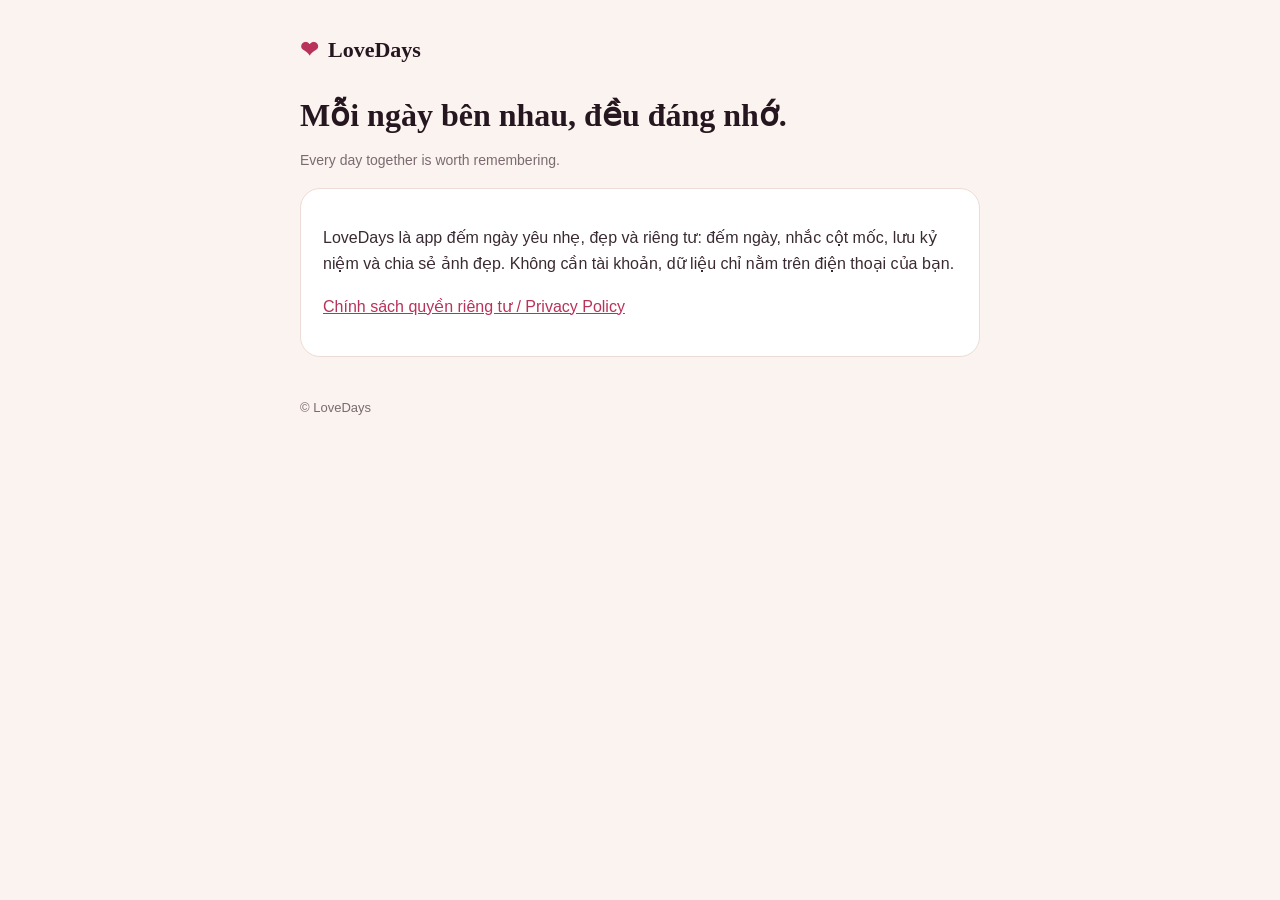
<file: index.html>
<!doctype html>
<html lang="vi">
<head>
<meta charset="utf-8">
<meta name="viewport" content="width=device-width,initial-scale=1">
<title>LoveDays: đếm ngày yêu</title>
<meta name="description" content="LoveDays: app đếm ngày yêu nhẹ, đẹp và riêng tư. Không cần tài khoản.">
<link rel="stylesheet" href="style.css">
</head>
<body>
<main>
<header class="brand"><span>&#10084;</span> LoveDays</header>
<h1>Mỗi ngày bên nhau, đều đáng nhớ.</h1>
<p class="muted">Every day together is worth remembering.</p>
<div class="card">
<p>LoveDays là app đếm ngày yêu nhẹ, đẹp và riêng tư: đếm ngày, nhắc cột mốc, lưu kỷ niệm và chia sẻ ảnh đẹp. Không cần tài khoản, dữ liệu chỉ nằm trên điện thoại của bạn.</p>
<p><a href="privacy.html">Chính sách quyền riêng tư / Privacy Policy</a></p>
</div>
<footer>&copy; LoveDays</footer>
</main>
</body>
</html>
</file>
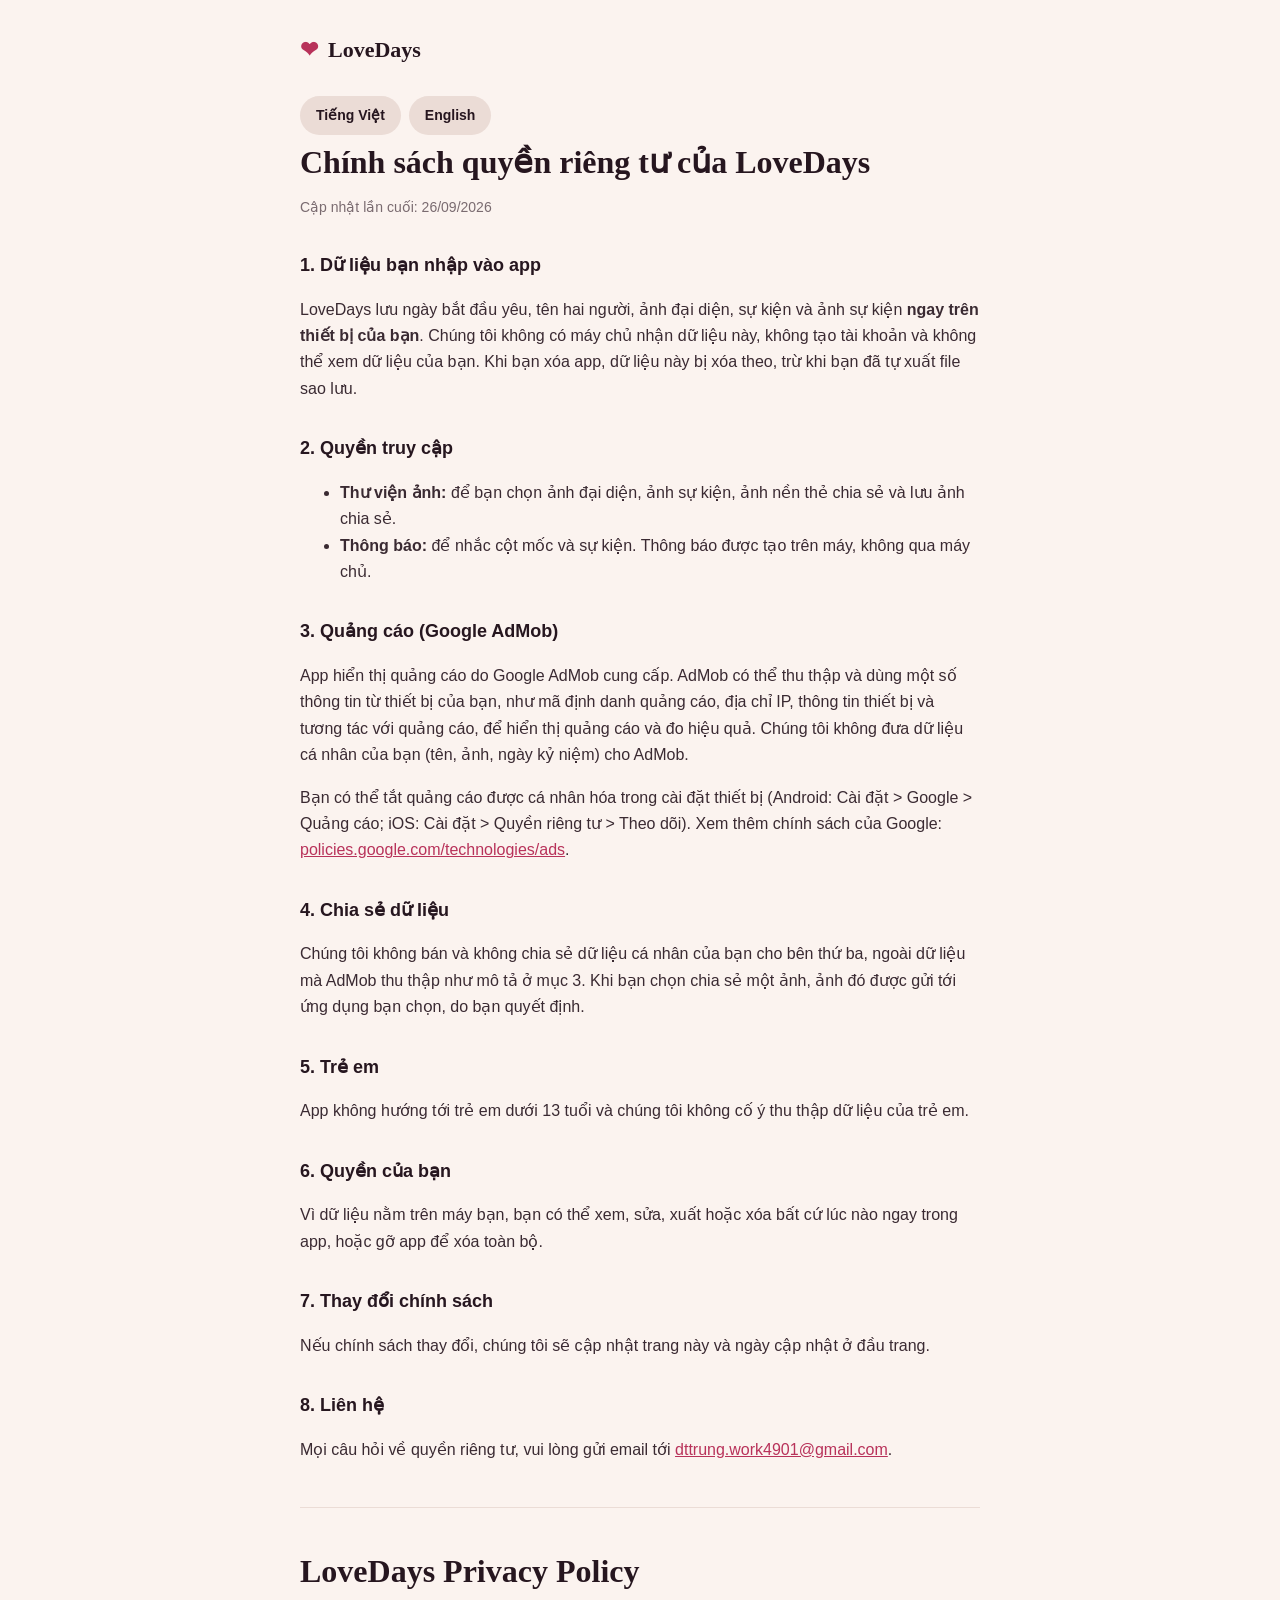
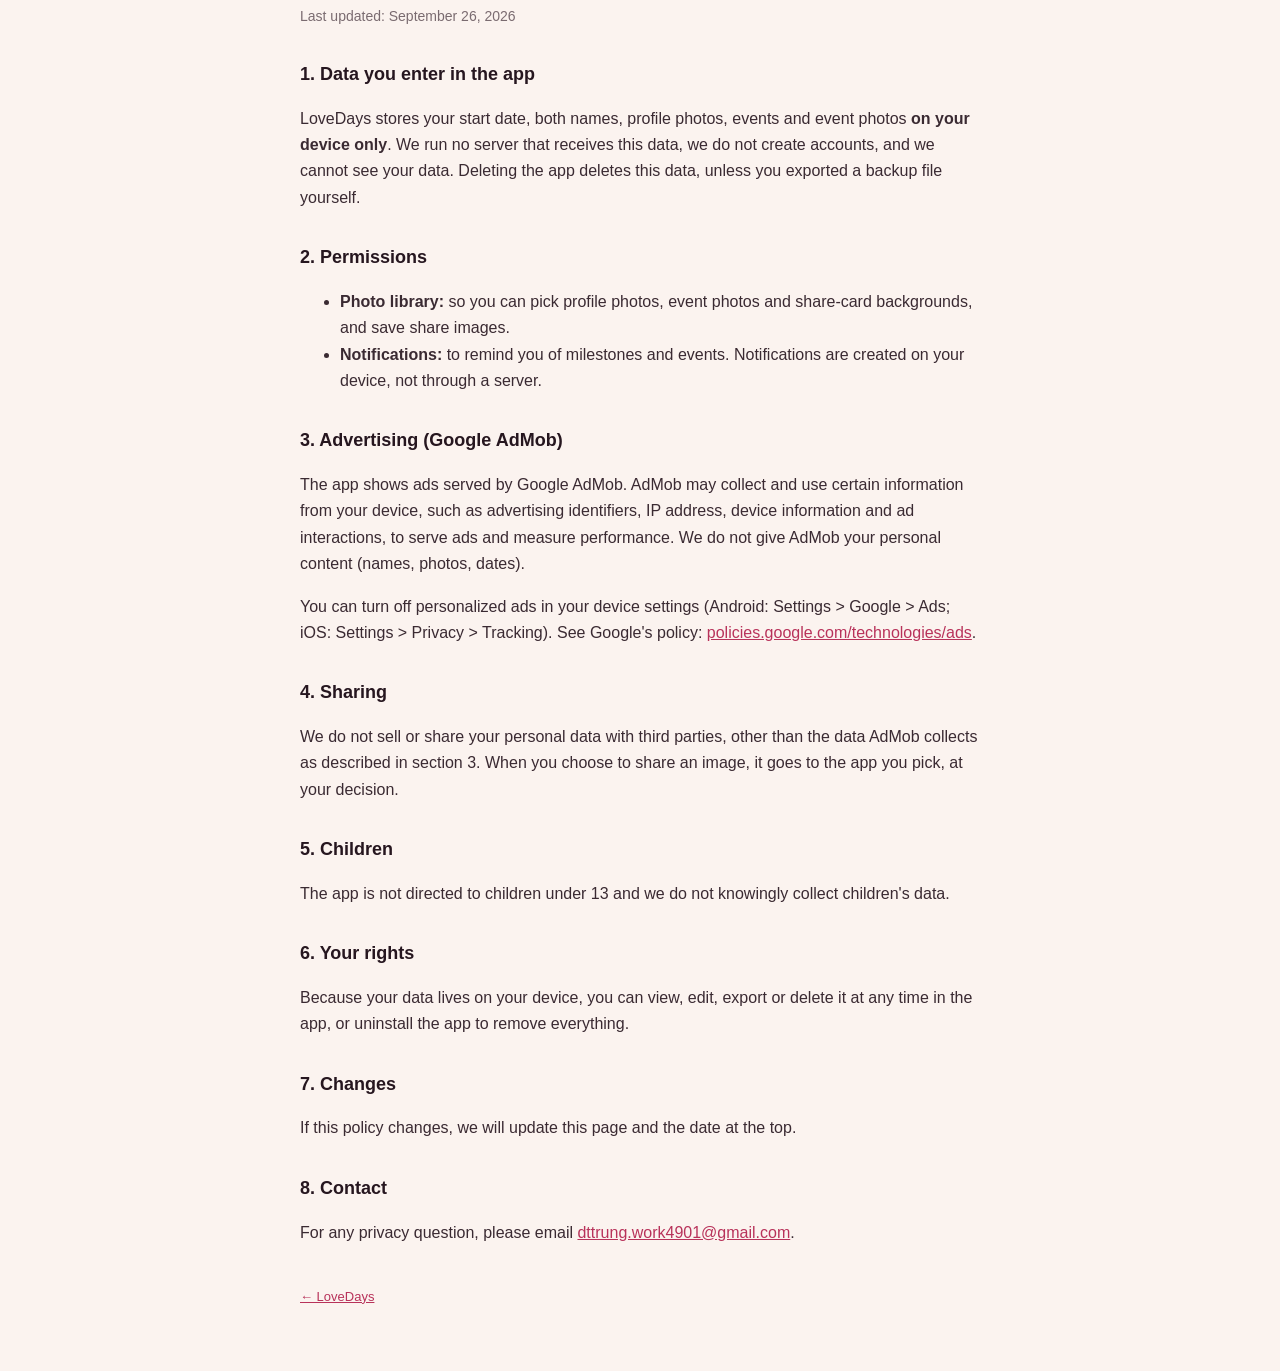
<file: privacy.html>
<!doctype html>
<html lang="vi">
<head>
<meta charset="utf-8">
<meta name="viewport" content="width=device-width,initial-scale=1">
<title>Chính sách quyền riêng tư / Privacy Policy - LoveDays</title>
<meta name="description" content="Chính sách quyền riêng tư của app LoveDays / LoveDays privacy policy.">
<link rel="stylesheet" href="style.css">
</head>
<body>
<main>
<header class="brand"><span>&#10084;</span> LoveDays</header>
<div class="lang">
  <a href="#vi">Tiếng Việt</a>
  <a href="#en">English</a>
</div>

<section id="vi" lang="vi">
<h1>Chính sách quyền riêng tư của LoveDays</h1>
<p class="muted">Cập nhật lần cuối: 26/09/2026</p>

<h2>1. Dữ liệu bạn nhập vào app</h2>
<p>LoveDays lưu ngày bắt đầu yêu, tên hai người, ảnh đại diện, sự kiện và ảnh sự kiện <strong>ngay trên thiết bị của bạn</strong>. Chúng tôi không có máy chủ nhận dữ liệu này, không tạo tài khoản và không thể xem dữ liệu của bạn. Khi bạn xóa app, dữ liệu này bị xóa theo, trừ khi bạn đã tự xuất file sao lưu.</p>

<h2>2. Quyền truy cập</h2>
<ul>
<li><strong>Thư viện ảnh:</strong> để bạn chọn ảnh đại diện, ảnh sự kiện, ảnh nền thẻ chia sẻ và lưu ảnh chia sẻ.</li>
<li><strong>Thông báo:</strong> để nhắc cột mốc và sự kiện. Thông báo được tạo trên máy, không qua máy chủ.</li>
</ul>

<h2>3. Quảng cáo (Google AdMob)</h2>
<p>App hiển thị quảng cáo do Google AdMob cung cấp. AdMob có thể thu thập và dùng một số thông tin từ thiết bị của bạn, như mã định danh quảng cáo, địa chỉ IP, thông tin thiết bị và tương tác với quảng cáo, để hiển thị quảng cáo và đo hiệu quả. Chúng tôi không đưa dữ liệu cá nhân của bạn (tên, ảnh, ngày kỷ niệm) cho AdMob.</p>
<p>Bạn có thể tắt quảng cáo được cá nhân hóa trong cài đặt thiết bị (Android: Cài đặt &gt; Google &gt; Quảng cáo; iOS: Cài đặt &gt; Quyền riêng tư &gt; Theo dõi). Xem thêm chính sách của Google: <a href="https://policies.google.com/technologies/ads">policies.google.com/technologies/ads</a>.</p>

<h2>4. Chia sẻ dữ liệu</h2>
<p>Chúng tôi không bán và không chia sẻ dữ liệu cá nhân của bạn cho bên thứ ba, ngoài dữ liệu mà AdMob thu thập như mô tả ở mục 3. Khi bạn chọn chia sẻ một ảnh, ảnh đó được gửi tới ứng dụng bạn chọn, do bạn quyết định.</p>

<h2>5. Trẻ em</h2>
<p>App không hướng tới trẻ em dưới 13 tuổi và chúng tôi không cố ý thu thập dữ liệu của trẻ em.</p>

<h2>6. Quyền của bạn</h2>
<p>Vì dữ liệu nằm trên máy bạn, bạn có thể xem, sửa, xuất hoặc xóa bất cứ lúc nào ngay trong app, hoặc gỡ app để xóa toàn bộ.</p>

<h2>7. Thay đổi chính sách</h2>
<p>Nếu chính sách thay đổi, chúng tôi sẽ cập nhật trang này và ngày cập nhật ở đầu trang.</p>

<h2>8. Liên hệ</h2>
<p>Mọi câu hỏi về quyền riêng tư, vui lòng gửi email tới <a href="mailto:dttrung.work4901@gmail.com">dttrung.work4901@gmail.com</a>.</p>
</section>

<hr>

<section id="en" lang="en">
<h1>LoveDays Privacy Policy</h1>
<p class="muted">Last updated: September 26, 2026</p>

<h2>1. Data you enter in the app</h2>
<p>LoveDays stores your start date, both names, profile photos, events and event photos <strong>on your device only</strong>. We run no server that receives this data, we do not create accounts, and we cannot see your data. Deleting the app deletes this data, unless you exported a backup file yourself.</p>

<h2>2. Permissions</h2>
<ul>
<li><strong>Photo library:</strong> so you can pick profile photos, event photos and share-card backgrounds, and save share images.</li>
<li><strong>Notifications:</strong> to remind you of milestones and events. Notifications are created on your device, not through a server.</li>
</ul>

<h2>3. Advertising (Google AdMob)</h2>
<p>The app shows ads served by Google AdMob. AdMob may collect and use certain information from your device, such as advertising identifiers, IP address, device information and ad interactions, to serve ads and measure performance. We do not give AdMob your personal content (names, photos, dates).</p>
<p>You can turn off personalized ads in your device settings (Android: Settings &gt; Google &gt; Ads; iOS: Settings &gt; Privacy &gt; Tracking). See Google's policy: <a href="https://policies.google.com/technologies/ads">policies.google.com/technologies/ads</a>.</p>

<h2>4. Sharing</h2>
<p>We do not sell or share your personal data with third parties, other than the data AdMob collects as described in section 3. When you choose to share an image, it goes to the app you pick, at your decision.</p>

<h2>5. Children</h2>
<p>The app is not directed to children under 13 and we do not knowingly collect children's data.</p>

<h2>6. Your rights</h2>
<p>Because your data lives on your device, you can view, edit, export or delete it at any time in the app, or uninstall the app to remove everything.</p>

<h2>7. Changes</h2>
<p>If this policy changes, we will update this page and the date at the top.</p>

<h2>8. Contact</h2>
<p>For any privacy question, please email <a href="mailto:dttrung.work4901@gmail.com">dttrung.work4901@gmail.com</a>.</p>
</section>

<footer><a href="index.html">&larr; LoveDays</a></footer>
</main>
</body>
</html>
</file>
<file: style.css>
:root{--cream:#FBF3EF;--rose:#B8325A;--ink:#26161F;--muted:#7A6B70;--outline:#EBDCD6;--soft:#F7DDE3}
*{box-sizing:border-box}
body{margin:0;background:var(--cream);color:var(--ink);font-family:-apple-system,BlinkMacSystemFont,"Segoe UI",Roboto,"Helvetica Neue",Arial,sans-serif;line-height:1.65}
main{max-width:720px;margin:0 auto;padding:32px 20px 64px}
header.brand{display:flex;align-items:center;gap:10px;font-family:Georgia,"Times New Roman",serif;font-weight:700;font-size:22px;margin-bottom:28px}
header.brand span{color:var(--rose)}
h1{font-family:Georgia,"Times New Roman",serif;font-size:32px;line-height:1.2;margin:0 0 6px}
h2{font-size:18px;margin:32px 0 8px}
p,li{color:#3a2a32}
.muted{color:var(--muted);font-size:14px}
.card{background:#fff;border:1px solid var(--outline);border-radius:20px;padding:20px 22px;margin:16px 0}
.lang{display:flex;gap:8px;margin:18px 0 8px}
.lang a{padding:8px 16px;border-radius:999px;background:var(--outline);color:var(--ink);text-decoration:none;font-weight:600;font-size:14px}
.lang a:hover{background:var(--soft)}
a{color:var(--rose)}
hr{border:0;border-top:1px solid var(--outline);margin:44px 0}
footer{margin-top:40px;color:var(--muted);font-size:13px}
</file>
